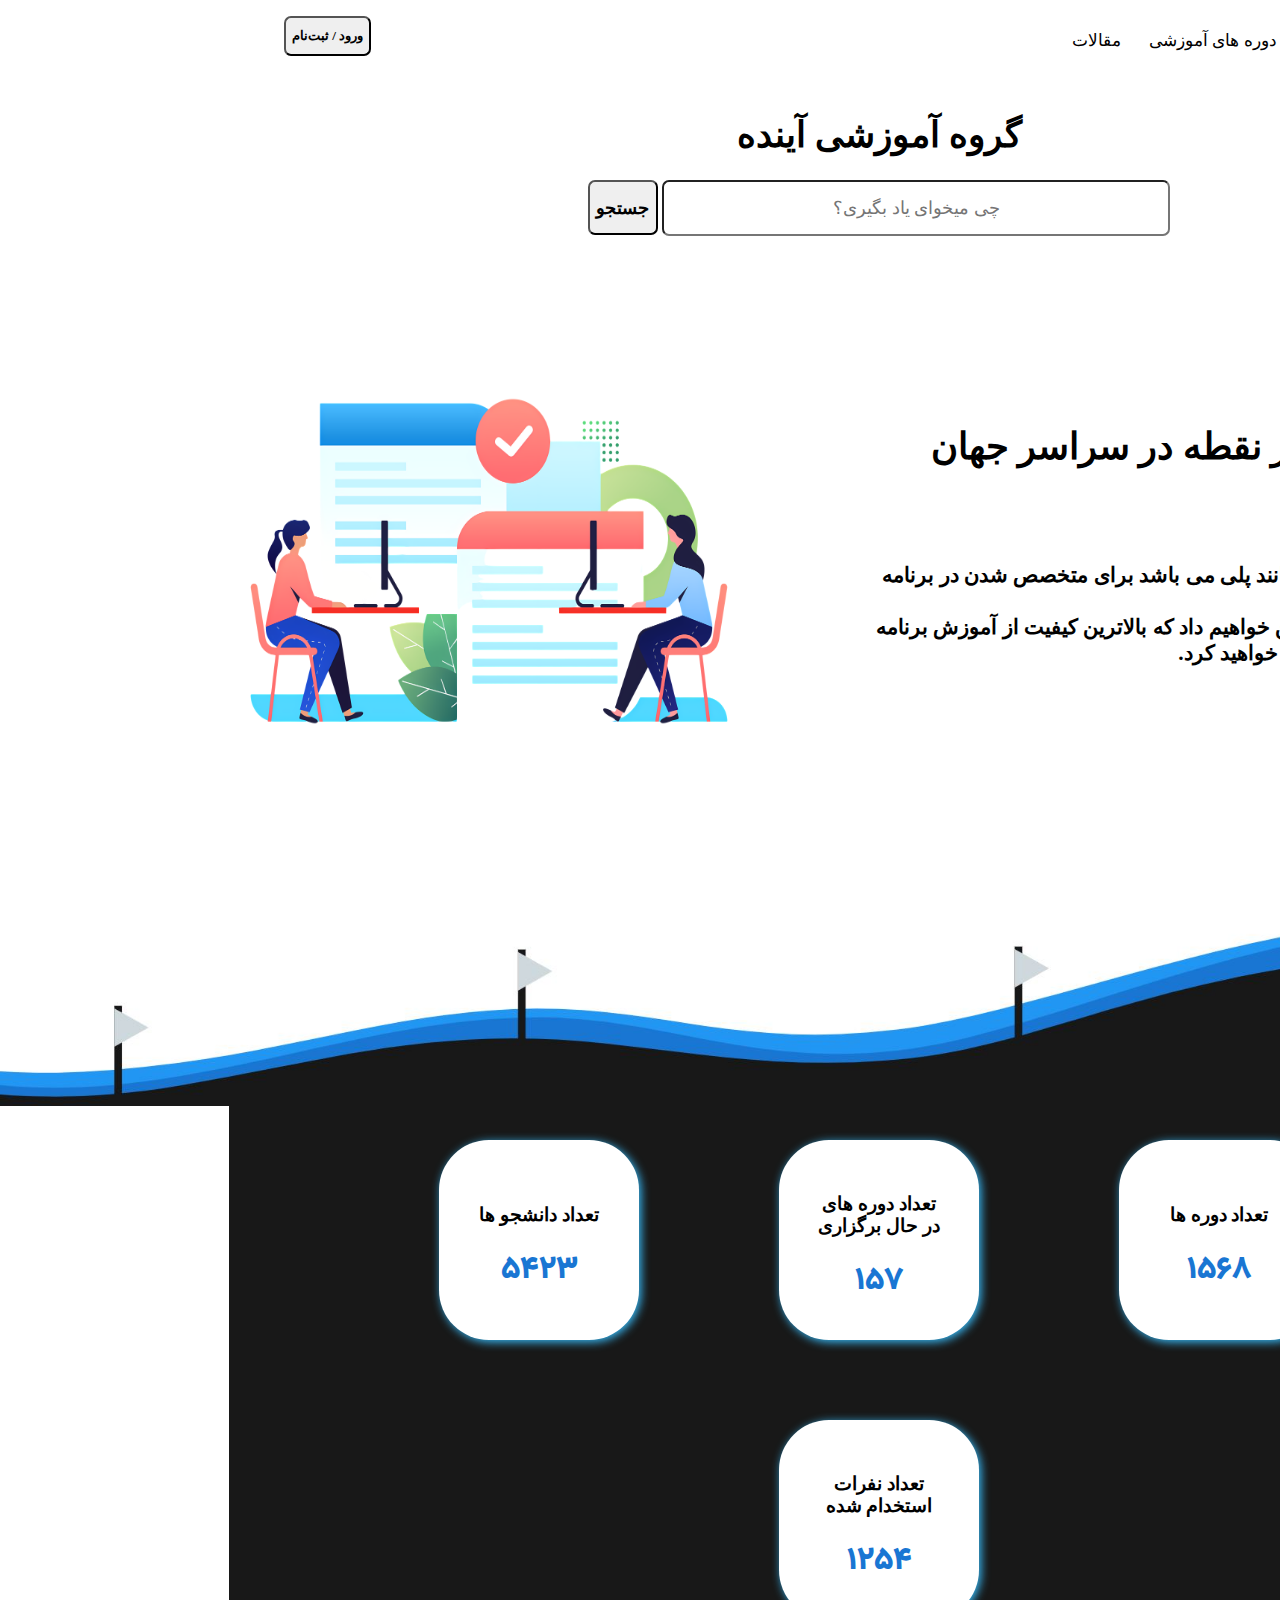
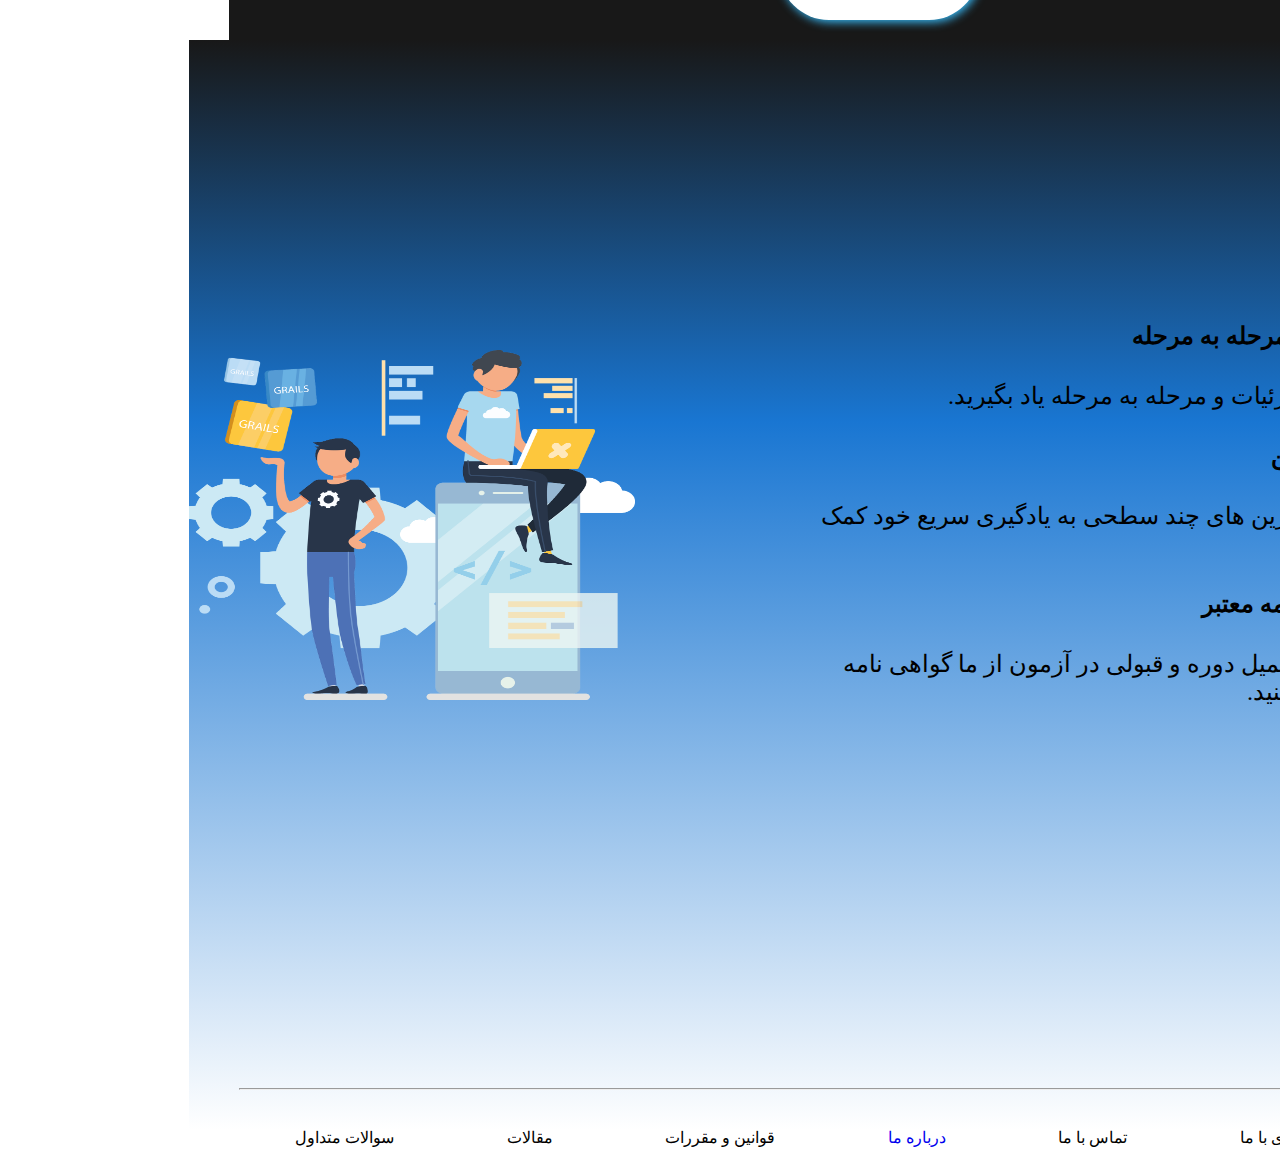
<file: index.html>
<!DOCTYPE html>
<html>
  <head>
    <link rel="icon" href="./Images/favicon.png" />
    <link rel="stylesheet" href="./Style/stylehome.css">
    <title>skill for future | گروه آموزشی آینده</title>
  </head>
  <body>
    <div class="topnav">
      <img src="./Images/favicon.png" alt="future" width="70" height="70" class="img">
      <nav>
        <ul>
          <li><a href="./pages/CourseFrontend.html">دوره های من</a></li>
          <li><a href="./pages/Courses.html">دوره های آموزشی</a></li>
          <li><a href="./pages/Article.html">مقالات</a></li>
        </ul>
        <div class="topbutton1">
          <a href="./pages/Register.html">
            <button type="button" class="topbutton2"><b>ورود / ثبت‌نام</b></button>
          </a>
        </div>
      </nav>
    </div>
    <div class="searchbox">
      <h1>گروه آموزشی آینده</h1>
        <input type="text" placeholder="چی میخوای یاد بگیری؟" name="search" class="searchinputsize">
        <button class="searchbutton"><b>جستجو</b></button>
    </div>
    <div class="content1">
      <div class="c1">
        <h3>با ما از هر نقطه در سراسر جهان بیاموزید.</h3>
        <h6>آکادمی آینده همانند پلی می باشد برای متخصص شدن در برنامه نویسی،<br> ما به شما تضمین خواهیم داد که بالاترین کیفیت از آموزش برنامه نویسی را تجربه خواهید کرد.</h6>
      </div>
      <img src="./Images/teach every where.png" alt="teach every where" width="500px" height="350px">
    </div>
    <div>
      <img src="./Images/roadmap.JPG" alt="1آمار" width="1519px" height="270px">
    </div>
    <div class="students">
      <div class="students-num1">
        <h3>تعداد دوره ها</h3>
        <b class="studentsnm">1568</b>
      </div>
      <div class="students-num1">
        <h3>تعداد دوره های <br> در حال برگزاری</h3>
        <b class="studentsnm">157</b>
      </div>
      <div class="students-num1">
          <h3>تعداد دانشجو ها</h3>
          <b class="studentsnm">5423</b>
      </div>
      <div class="students-num1">
        <h3>تعداد نفرات <br> استخدام شده</h3>
        <b class="studentsnm">1254</b>
      </div>
    </div>
    <div class="content2">
      <div class="c2">
        <h4>یادگیری مرحله به مرحله</h4>
        <p>با ما با جزئیات و مرحله به مرحله یاد بگیرید.</p>
        <h4>حل تمرین</h4>
        <p>با حل تمرین های چند سطحی به یادگیری سریع خود کمک کنید.</p>
        <h4>گواهی نامه معتبر</h4>
        <p>پس از تکمیل دوره و قبولی در آزمون از ما گواهی نامه دریافت کنید.</p>
      </div>
      <img src="./Images/content2.png" accesskey="content2" width="500px" height="350" class="img2">
    </div>
    <hr>
    <div>
      <footer>
        <img src="./Images/favicon.png" alt="favicon" width="70px" height="70px" class="imgfooter">
        <div class="footer">
          <p>همکاری با ما</p>
          <p>تماس با ما</p>
          <a href="./pages/About Us.html" class="link">
            <p>درباره ما</p>
          </a>
          <p>قوانین و مقررات</p>
          <p>مقالات</p>
          <p>سوالات متداول</p>
        </div>
      </footer>
    </div>
  </body>
</html>
</file>
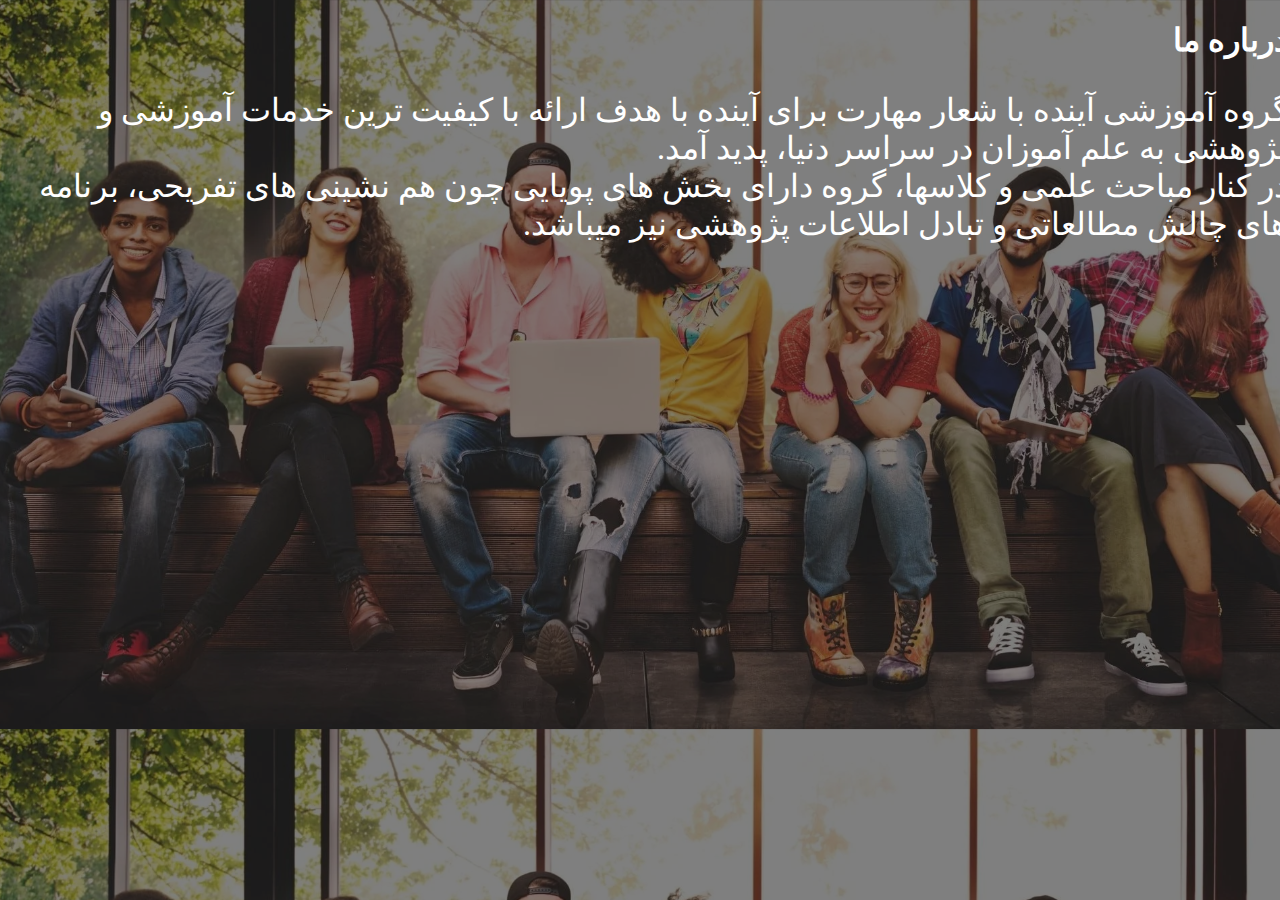
<file: pages/About Us.html>
<!DOCTYPE html>
<html>
  <head>
    <link rel="icon" href="../Images/favicon.png" />
    <title>درباره ما</title>
    <style>
      body {
        width: 100%;
        background: linear-gradient(rgba(0, 0, 0, 0.5), rgba(0, 0, 0, 0.5)),
          url("../Images/uniqueinspiringaboutpage.webp");
        background-position: center;
        background-size: cover;
        height: 700px;
      }
      h1,
      p {
        direction: rtl;
        color: white;
      }
    </style>
  </head>
  <body>
    <h1>درباره ما</h1>
    <p style="font-size: xx-large">
      گروه آموزشی آینده با شعار مهارت برای آینده با هدف ارائه با کیفیت ترین
      خدمات آموزشی و پژوهشی به علم آموزان در سراسر دنیا، پدید آمد.
      <br />
      در کنار مباحث علمی و کلاسها، گروه دارای بخش های پویایی چون هم نشینی های
      تفریحی، برنامه های چالش مطالعاتی و تبادل اطلاعات پژوهشی نیز میباشد‌.
    </p>
  </body>
</html>
</file>
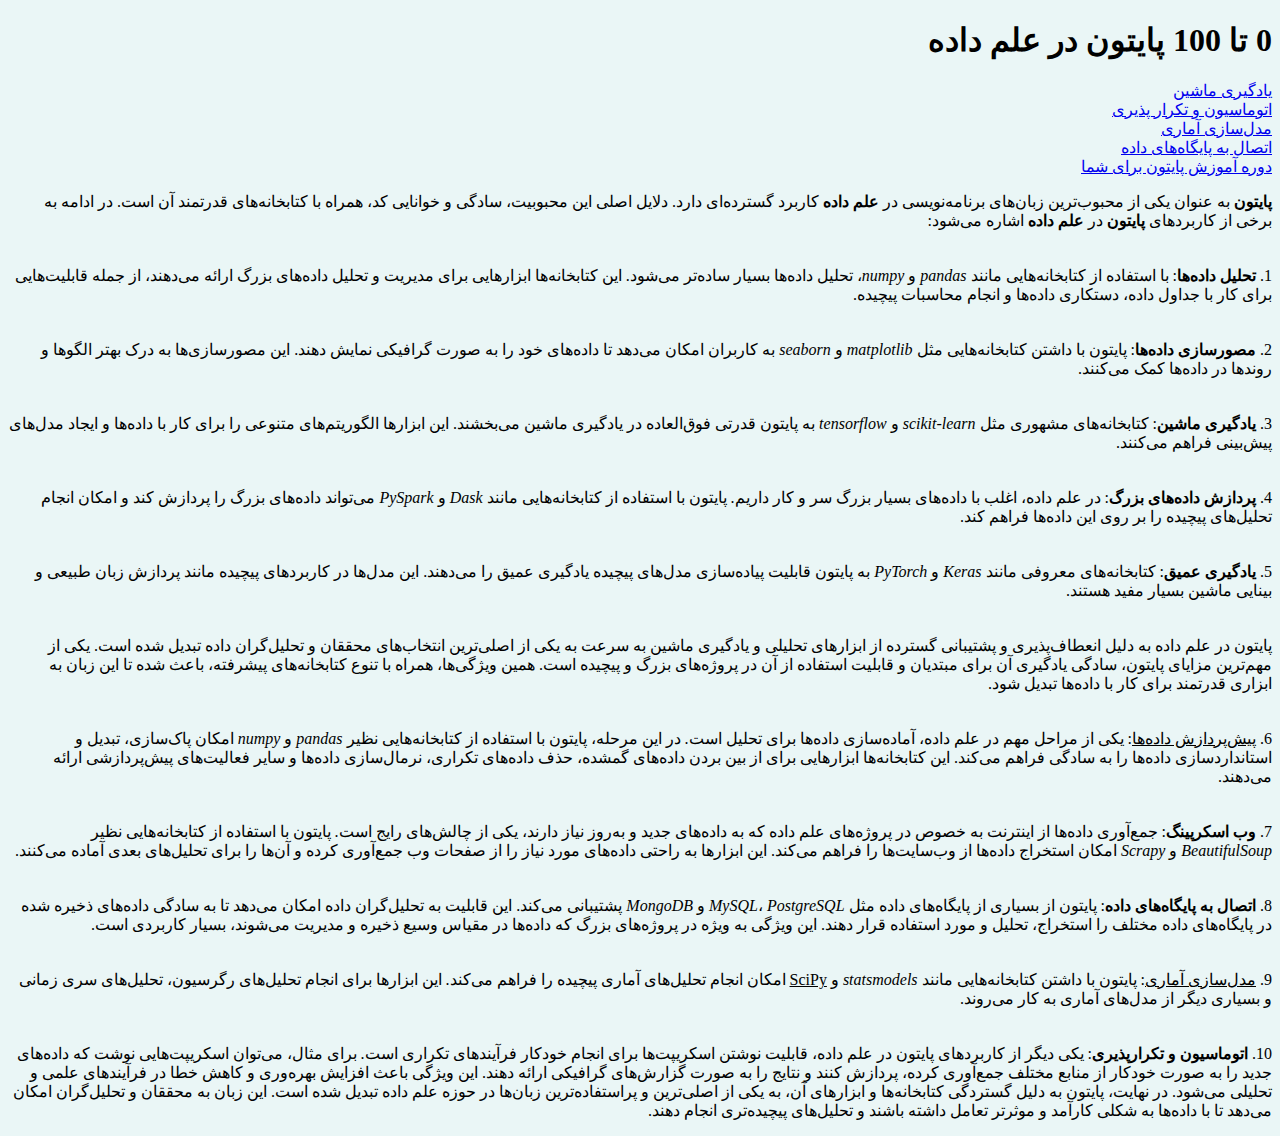
<file: pages/Article.html>
<!DOCTYPE html>
<html style="direction: rtl">
  <head>
    <link
      rel="icon"
      href="C:\Users\Mavara\Documents\HTML-CSS\project\Images\download.png"
    />
    <title>0 تا 100 پایتون در علم داده</title>
    <style>
      
      body {
        background-color: #EAF6F6;
      }
    </style>
  </head>
  <body>
    <h1>0 تا 100 پایتون در علم داده</h1>
    <a href="#b2">یادگیری ماشین</a>
    <br />
    <a href="#f1">اتوماسیون و تکرار پذیری</a>
    <br />
    <a href="#m">مدل‌سازی آماری</a>
    <br />
    <a href="#sa">اتصال به پایگاه‌های داده</a>
    <br />
    <a href="Courses.html#p1">دوره آموزش پایتون برای شما</a>
    <p>
      <strong>پایتون</strong> به عنوان یکی از محبوب‌ترین زبان‌های برنامه‌نویسی
      در <strong>علم داده</strong> کاربرد گسترده‌ای دارد. دلایل اصلی این
      محبوبیت، سادگی و خوانایی کد، همراه با کتابخانه‌های قدرتمند آن است. در
      ادامه به برخی از کاربردهای <b>پایتون</b> در <b>علم داده</b> اشاره می‌شود:
      <br />
      <br />
      <br />
      1. <strong>تحلیل داده‌ها</strong>: با استفاده از کتابخانه‌هایی مانند
      <em>pandas</em> و <em>numpy</em>، تحلیل داده‌ها بسیار ساده‌تر می‌شود. این
      کتابخانه‌ها ابزارهایی برای مدیریت و تحلیل داده‌های بزرگ ارائه می‌دهند، از
      جمله قابلیت‌هایی برای کار با جداول داده، دستکاری داده‌ها و انجام محاسبات
      پیچیده.
      <br />
      <br />
      <br />
      2. <b>مصورسازی داده‌ها</b>: پایتون با داشتن کتابخانه‌هایی مثل
      <i>matplotlib</i> و <i>seaborn</i> به کاربران امکان می‌دهد تا داده‌های خود
      را به صورت گرافیکی نمایش دهند. این مصورسازی‌ها به درک بهتر الگوها و روندها
      در داده‌ها کمک می‌کنند.
      <br />
      <br />
      <br />
      3. <strong id="b2">یادگیری ماشین</strong>: کتابخانه‌های مشهوری مثل
      <em>scikit-learn</em> و <em>tensorflow</em> به پایتون قدرتی فوق‌العاده در
      یادگیری ماشین می‌بخشند. این ابزارها الگوریتم‌های متنوعی را برای کار با
      داده‌ها و ایجاد مدل‌های پیش‌بینی فراهم می‌کنند.
      <br />
      <br />
      <br />
      4. <b>پردازش داده‌های بزرگ</b>: در علم داده، اغلب با داده‌های بسیار بزرگ
      سر و کار داریم. پایتون با استفاده از کتابخانه‌هایی مانند <i>Dask</i> و
      <i>PySpark</i> می‌تواند داده‌های بزرگ را پردازش کند و امکان انجام
      تحلیل‌های پیچیده را بر روی این داده‌ها فراهم کند.
      <br />
      <br />
      <br />
      5. <strong>یادگیری عمیق</strong>: کتابخانه‌های معروفی مانند
      <em>Keras</em> و <em>PyTorch</em> به پایتون قابلیت پیاده‌سازی مدل‌های
      پیچیده یادگیری عمیق را می‌دهند. این مدل‌ها در کاربردهای پیچیده مانند
      پردازش زبان طبیعی و بینایی ماشین بسیار مفید هستند.
      <br />
      <br />
      <br />
      پایتون در علم داده به دلیل انعطاف‌پذیری و پشتیبانی گسترده از ابزارهای
      تحلیلی و یادگیری ماشین به سرعت به یکی از اصلی‌ترین انتخاب‌های محققان و
      تحلیل‌گران داده تبدیل شده است. یکی از مهم‌ترین مزایای پایتون، سادگی
      یادگیری آن برای مبتدیان و قابلیت استفاده از آن در پروژه‌های بزرگ و پیچیده
      است. همین ویژگی‌ها، همراه با تنوع کتابخانه‌های پیشرفته، باعث شده تا این
      زبان به ابزاری قدرتمند برای کار با داده‌ها تبدیل شود.
      <br />
      <br />
      <br />
      6. <u>پیش‌پردازش داده‌ها</u>: یکی از مراحل مهم در علم داده، آماده‌سازی
      داده‌ها برای تحلیل است. در این مرحله، پایتون با استفاده از کتابخانه‌هایی
      نظیر <i>pandas</i> و <i>numpy</i> امکان پاک‌سازی، تبدیل و استانداردسازی
      داده‌ها را به سادگی فراهم می‌کند. این کتابخانه‌ها ابزارهایی برای از بین
      بردن داده‌های گمشده، حذف داده‌های تکراری، نرمال‌سازی داده‌ها و سایر
      فعالیت‌های پیش‌پردازشی ارائه می‌دهند.
      <br />
      <br />
      <br />
      7. <strong>وب اسکرپینگ</strong>: جمع‌آوری داده‌ها از اینترنت به خصوص در
      پروژه‌های علم داده که به داده‌های جدید و به‌روز نیاز دارند، یکی از
      چالش‌های رایج است. پایتون با استفاده از کتابخانه‌هایی نظیر
      <em>BeautifulSoup</em> و <em>Scrapy</em> امکان استخراج داده‌ها از
      وب‌سایت‌ها را فراهم می‌کند. این ابزارها به راحتی داده‌های مورد نیاز را از
      صفحات وب جمع‌آوری کرده و آن‌ها را برای تحلیل‌های بعدی آماده می‌کنند.
      <br />
      <br />
      <br />
      8. <b id="sa">اتصال به پایگاه‌های داده</b>: پایتون از بسیاری از پایگاه‌های
      داده مثل <i>MySQL</i>، <i>PostgreSQL</i> و <i>MongoDB</i> پشتیبانی می‌کند.
      این قابلیت به تحلیل‌گران داده امکان می‌دهد تا به سادگی داده‌های ذخیره شده
      در پایگاه‌های داده مختلف را استخراج، تحلیل و مورد استفاده قرار دهند. این
      ویژگی به ویژه در پروژه‌های بزرگ که داده‌ها در مقیاس وسیع ذخیره و مدیریت
      می‌شوند، بسیار کاربردی است.
      <br />
      <br />
      <br />
      9. <u id="m">مدل‌سازی آماری</u>: پایتون با داشتن کتابخانه‌هایی مانند
      <em>statsmodels</em> و <u>SciPy</u> امکان انجام تحلیل‌های آماری پیچیده را
      فراهم می‌کند. این ابزارها برای انجام تحلیل‌های رگرسیون، تحلیل‌های سری
      زمانی و بسیاری دیگر از مدل‌های آماری به کار می‌روند.
      <br />
      <br />
      <br />
      10. <b id="f1">اتوماسیون و تکرارپذیری</b>: یکی دیگر از کاربردهای پایتون در
      علم داده، قابلیت نوشتن اسکریپت‌ها برای انجام خودکار فرآیندهای تکراری است.
      برای مثال، می‌توان اسکریپت‌هایی نوشت که داده‌های جدید را به صورت خودکار از
      منابع مختلف جمع‌آوری کرده، پردازش کنند و نتایج را به صورت گزارش‌های
      گرافیکی ارائه دهند. این ویژگی باعث افزایش بهره‌وری و کاهش خطا در فرآیندهای
      علمی و تحلیلی می‌شود. در نهایت، پایتون به دلیل گستردگی کتابخانه‌ها و
      ابزارهای آن، به یکی از اصلی‌ترین و پراستفاده‌ترین زبان‌ها در حوزه علم داده
      تبدیل شده است. این زبان به محققان و تحلیل‌گران امکان می‌دهد تا با داده‌ها
      به شکلی کارآمد و موثرتر تعامل داشته باشند و تحلیل‌های پیچیده‌تری انجام
      دهند.
    </p>
  </body>
</html>
</file>
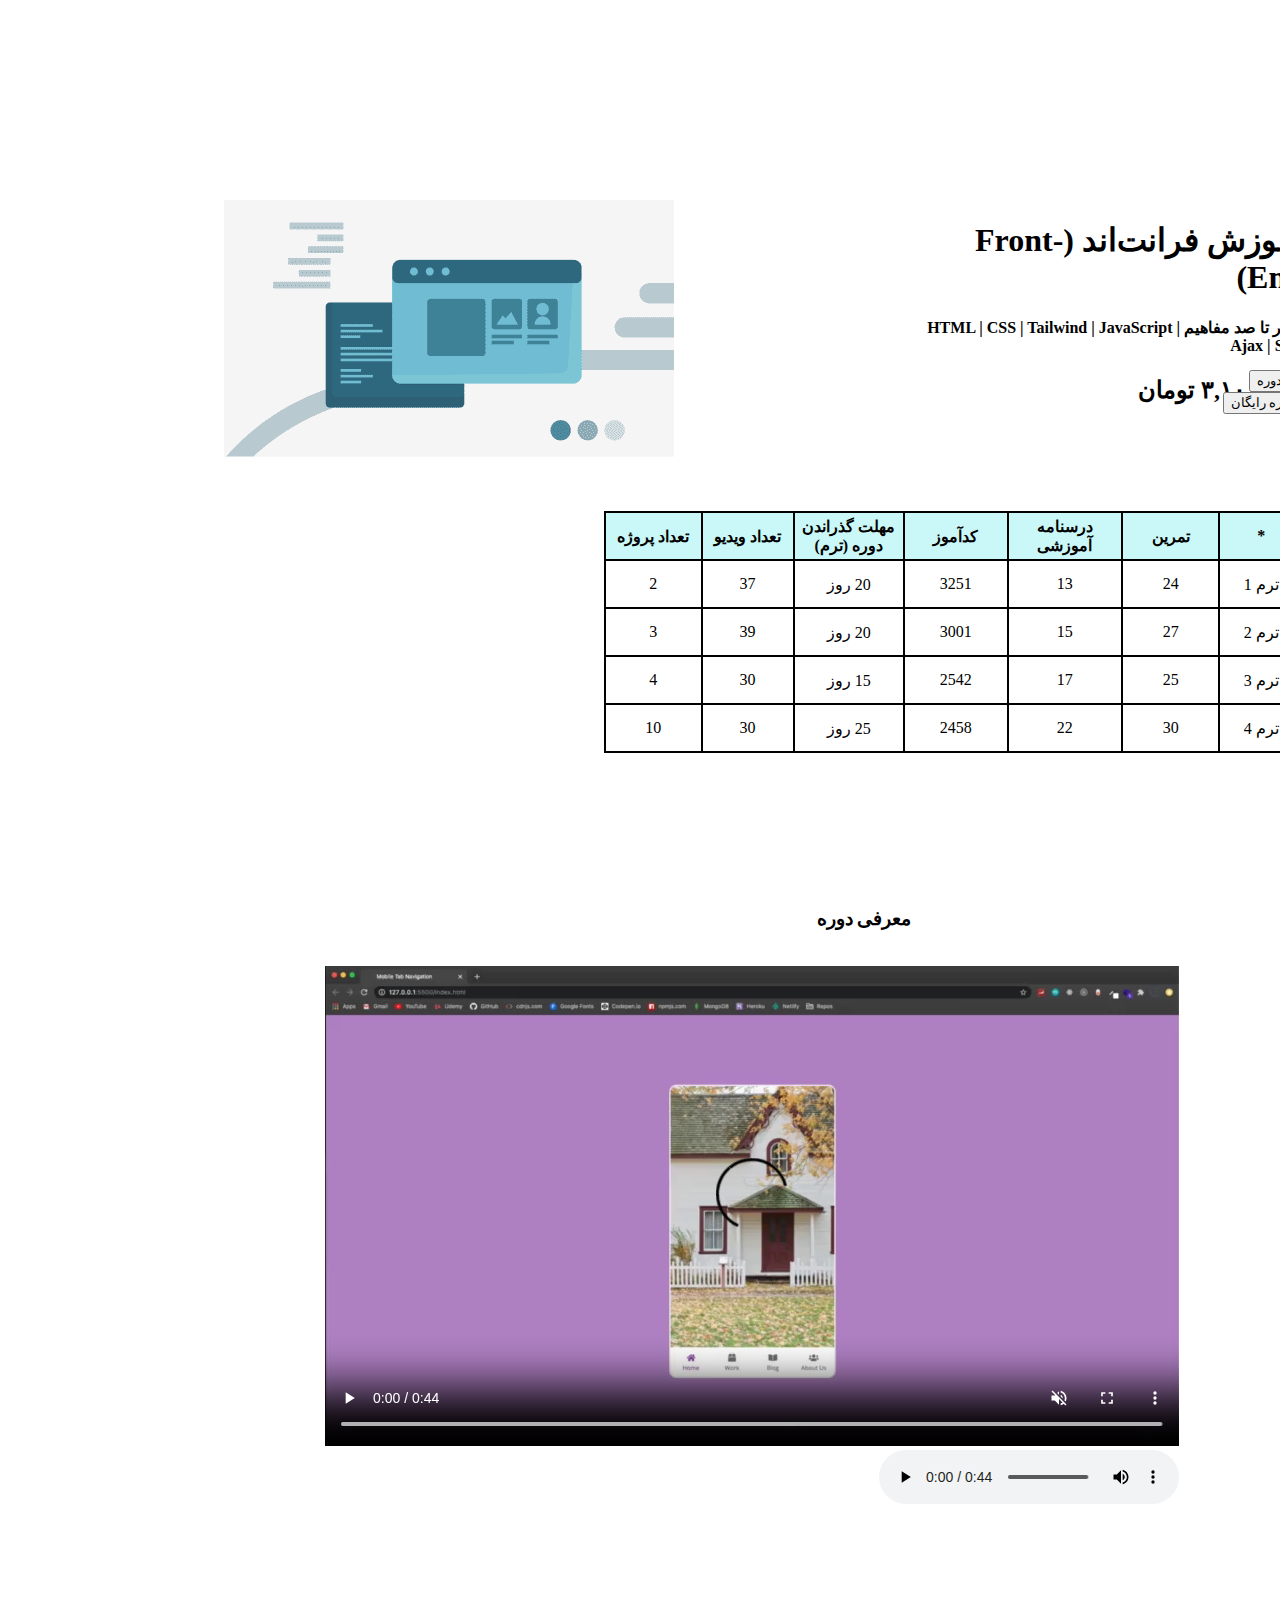
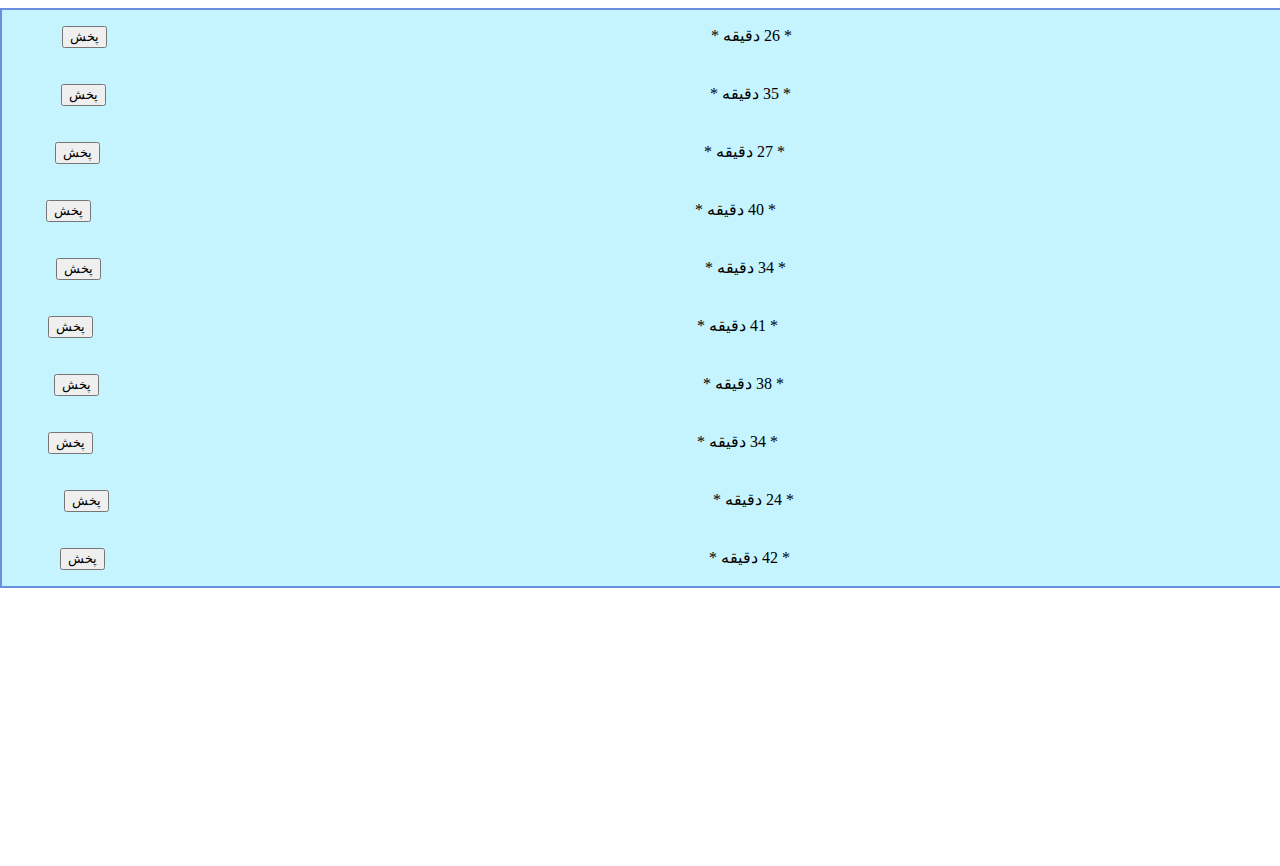
<file: pages/CourseFrontend.html>
<!DOCTYPE html>
<html>
    <head>
        <title>دوره فرانت‌اند</title>
        <link rel="icon" href="../Images/favicon.png">
        <link rel="stylesheet" href="../Style/stylehome.css">
    </head>
    <body>
        <div class="course-container">
            <div class="course-main">
                <h1>آموزش فرانت‌اند (Front-End)</h1>
                <h4>صفر تا صد مفاهیم  HTML | CSS | Tailwind | JavaScript | Ajax | Sass</h4>
                <h2>۳,۱۰۰,۰۰۰ تومان </h2>
            </div>
            <div class="course-button">
                <button>خرید دوره</button>
                <button>مشاوره رایگان</button>
            </div>
            <div class="course-img">
                <img src="../Images/frontend.png" alt="frontend">
            </div>
        </div>
        <div class="table-container">
            <table>
                <tr class="styletable">
                    <th> * </th>
                    <th>تمرین</th>
                    <th>درسنامه آموزشی</th>
                    <th>کدآموز</th>
                    <th>مهلت گذراندن دوره (ترم)</th>
                    <th>تعداد ویدیو</th>
                    <th>تعداد پروژه</th>
                </tr>
                <tr>
                    <td>ترم 1</td>
                    <td> 24 </td>
                    <td> 13 </td>
                    <td> 3251 </td>
                    <td> 20 روز </td>
                    <td> 37 </td>
                    <td> 2 </td>
                </tr>
                <tr>
                    <td>ترم 2</td>
                    <td> 27 </td>
                    <td> 15 </td>
                    <td> 3001 </td>
                    <td> 20 روز </td>
                    <td> 39 </td>
                    <td> 3 </td>
                </tr>
                <tr>
                    <td>ترم 3</td>
                    <td> 25 </td>
                    <td> 17 </td>
                    <td> 2542 </td>
                    <td> 15 روز </td>
                    <td> 30 </td>
                    <td> 4 </td>
                </tr>
                <tr>
                    <td>ترم 4</td>
                    <td> 30 </td>
                    <td> 22 </td>
                    <td> 2458 </td>
                    <td> 25 روز </td>
                    <td> 30 </td>
                    <td> 10 </td>
                </tr>
            </table>
            <br>
            <br>
        </div>
        <div class="video">
            <h3 class="videoname">معرفی دوره</h3>
            <br>
            <video controls autoplay muted>
                <source src="../Images/video.mp4" type="video/mp4">
                بروزر شما از تگ ویدیو پشتیبانی نمی‌کند.
            </video>
            <audio controls>
                <source src="../Images/audio.mp3" type="audio/mp3">
                بروزر شما از تگ صدا پشتیبانی نمی‌کند.
            </audio>
        </div>
        <div class="sessionlist1">
            <ul>
                <li class="sessionlist2">جلسه اول <span class="spaceinlist"></span>  *  26 دقیقه * <span class="spaceinlist"></span> <button href="">پخش</button></li>
                <br>
                <br>
                <li class="sessionlist2">جلسه دوم <span class="spaceinlist"></span>  *  35 دقیقه * <span class="spaceinlist"></span> <button>پخش</button></li>
                <br>
                <br>
                <li class="sessionlist2">جلسه سوم <span class="spaceinlist"></span>  *  27 دقیقه * <span class="spaceinlist"></span> <button>پخش</button></li>
                <br>
                <br>
                <li class="sessionlist2">جلسه چهارم <span class="spaceinlist"></span>  *  40 دقیقه * <span class="spaceinlist"></span> <button>پخش</button></li>
                <br>
                <br>
                <li class="sessionlist2">جلسه پنجم <span class="spaceinlist"></span>  *  34 دقیقه * <span class="spaceinlist"></span> <button>پخش</button></li>
                <br>
                <br>
                <li class="sessionlist2">جلسه ششم <span class="spaceinlist"></span>  *  41 دقیقه * <span class="spaceinlist"></span> <button>پخش</button></li>
                <br>
                <br>
                <li class="sessionlist2">جلسه هفتم <span class="spaceinlist"></span>  *  38 دقیقه * <span class="spaceinlist"></span> <button>پخش</button></li>
                <br>
                <br>
                <li class="sessionlist2">جلسه هشتم <span class="spaceinlist"></span>  *  34 دقیقه * <span class="spaceinlist"></span> <button>پخش</button></li>
                <br>
                <br>
                <li class="sessionlist2">جلسه نهم <span class="spaceinlist"></span>  *  24 دقیقه * <span class="spaceinlist"></span> <button>پخش</button></li>
                <br>
                <br>
                <li class="sessionlist2">جلسه دهم <span class="spaceinlist"></span>  *  42 دقیقه * <span class="spaceinlist"></span> <button>پخش</button></li>
            </ul>
        </div>
    </body>
</html>
</file>
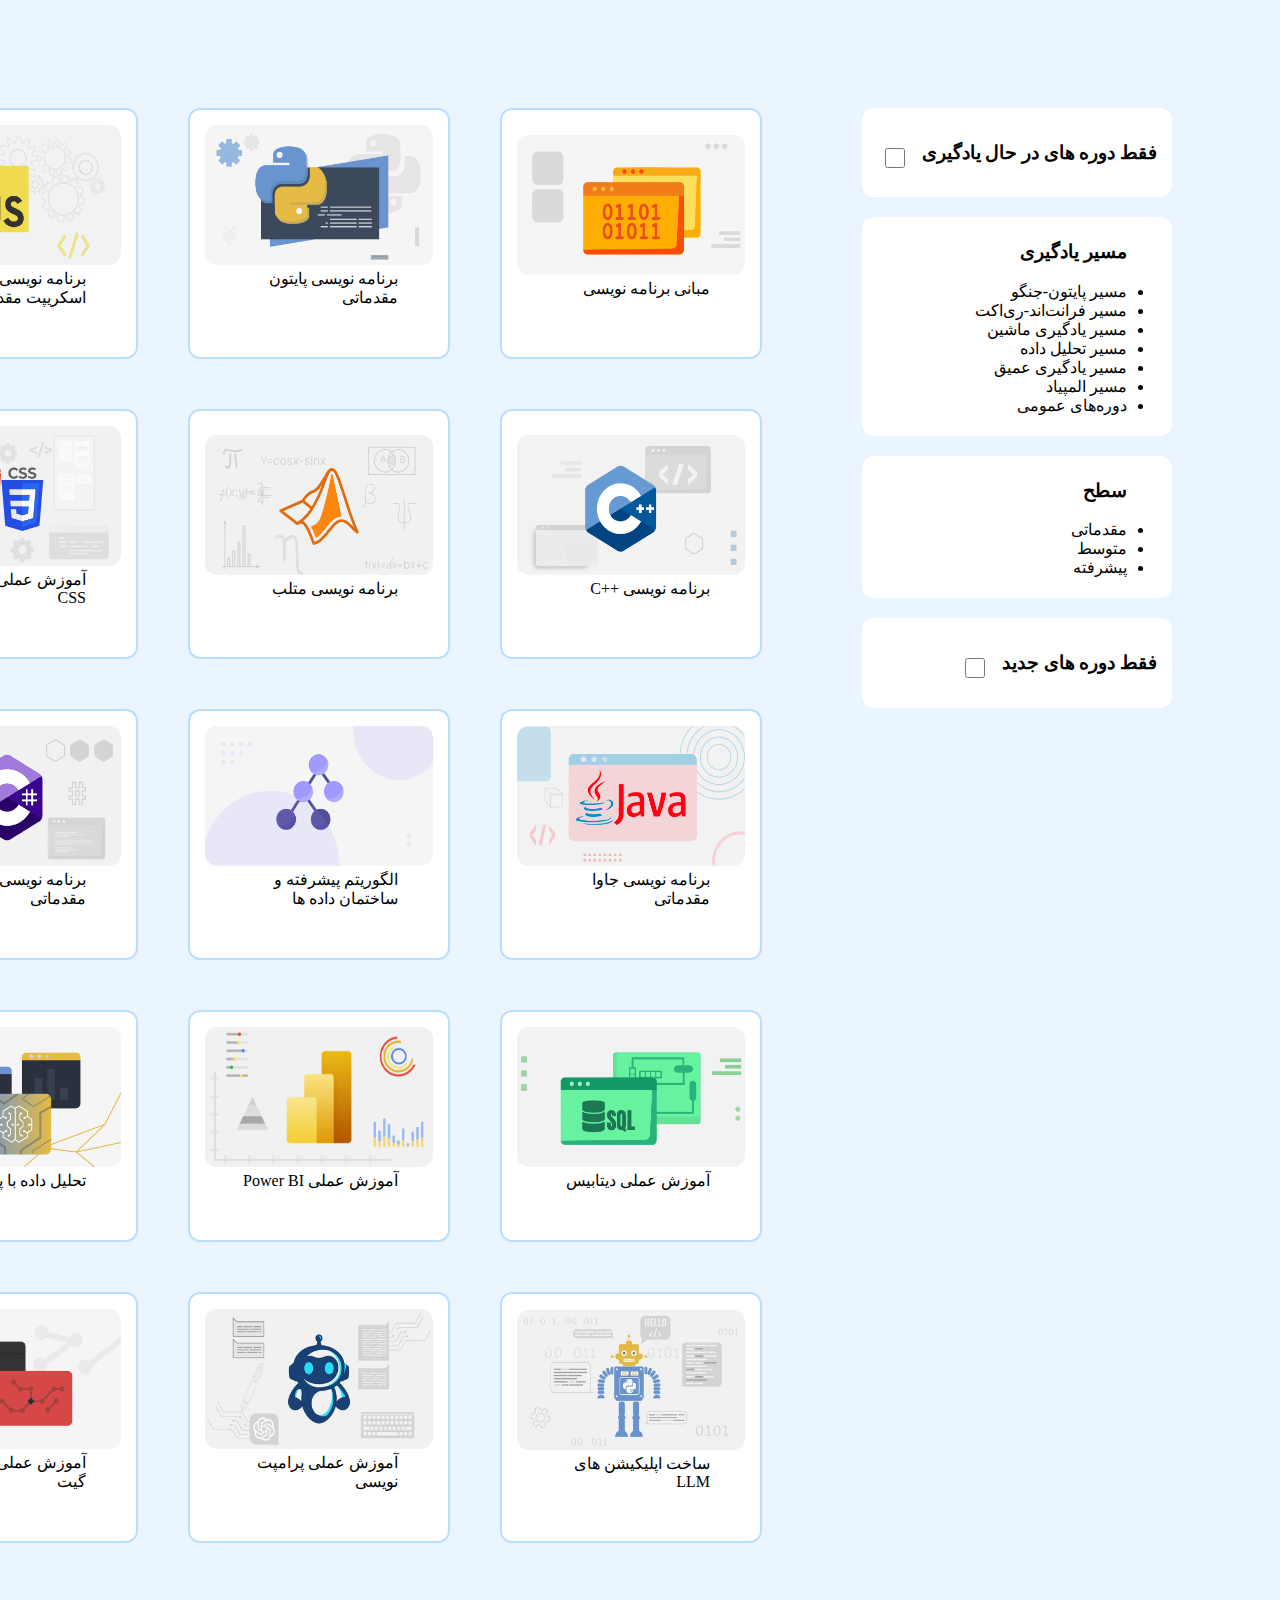
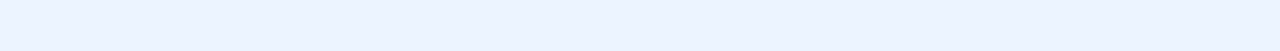
<file: pages/Courses.html>
<!DOCTYPE html>
<html>
  <head>
    <title>دوره ها</title>
    <link rel="icon" href="../Images/favicon.png">
    <link rel="stylesheet" href="../Style/stylecourse.css">
  </head>
  <body>
    <div class="container">
      <div class="leftcon">
        <div class="mycourse">
          <h3>فقط دوره های در حال یادگیری</h3>
            <input type="checkbox" class="toggle">
        </div>
        <div class="list">
         <ul><h3>مسیر یادگیری</h3>
          <li>مسیر پایتون-جنگو</li>
          <li>مسیر فرانت‌اند-ری‌اکت</li>
          <li>مسیر یادگیری ماشین</li>
          <li>مسیر تحلیل داده</li>
          <li>مسیر یادگیری عمیق</li>
          <li>مسیر المپیاد</li>
          <li>دوره‌های عمومی</li>
         </ul>
        </div>
        <div class="list">
          <ul><h3>سطح</h3>
            <li>مقدماتی</li>
            <li>متوسط</li>
            <li>پیشرفته</li>
          </ul>
        </div>
        <div class="mycourse">
          <h3>فقط دوره های جدید</h3>
          <input type="checkbox" class="toggle">
        </div>
      </div>
     <table>
      <tr>
        <td>
          <img src="../Images/course1..png" alt="course1" width="228px" height="140px" class="imgc">
          <br>
          مبانی برنامه نویسی
        </td>
        <td>
          <img src="../Images/course2.png" alt="course2" width="228px" height="140px" class="imgc">
          <br>
          برنامه نویسی پایتون مقدماتی
        </td>
        <td>
          <img src="../Images/course3.png" alt="course3" width="228px" height="140px" class="imgc">
          <br>
          برنامه نویسی جاوا اسکریپت مقدماتی
        </td>
      </tr>
      <tr>
        <td>
          <img src="../Images/course4.png" alt="course4" width="228px" height="140px" class="imgc">
          <br>
          برنامه نویسی ++C
        </td>
        <td>
          <img src="../Images/course5.png" alt="course5" width="228px" height="140px" class="imgc">
          <br>
          برنامه نویسی متلب
        </td>
        <td>
          <img src="../Images/course6.png" alt="course6" width="228px" height="140px" class="imgc">
          <br>
          آموزش عملی HTML CSS
        </td>
      </tr>
      <tr>
        <td>
          <img src="../Images/course7.png" alt="course7" width="228px" height="140px" class="imgc">
          <br>
          برنامه نویسی جاوا مقدماتی
        </td>
        <td>
          <img src="../Images/course8.png" alt="course8" width="228px" height="140px" class="imgc">
          <br>
          الگوریتم پیشرفته و ساختمان داده ها
        </td>
        <td>
          <img src="../Images/course9.png" alt="course9" width="228px" height="140px" class="imgc">
          <br>
          برنامه نویسی #C مقدماتی
        </td>
      </tr>
      <tr>
        <td>
          <img src="../Images/course10.png" alt="course10" width="228px" height="140px" class="imgc">
          <br>
          آموزش عملی دیتابیس
        </td>
        <td>
          <img src="../Images/course11.png" alt="course11" width="228px" height="140px" class="imgc">
          <br>
          آموزش عملی Power BI
        </td>
        <td>
          <img src="../Images/course12.png" alt="course12" width="228px" height="140px" class="imgc">
          <br>
          تحلیل داده با پایتون
        </td>
      </tr>
      <tr>
        <td>
          <img src="../Images/course13.jpg" alt="course13" width="228px" height="140px" class="imgc">
          <br>
          ساخت اپلیکیشن های LLM
        </td>
        <td>
          <img src="../Images/course14.jpg" alt="course14" width="228px" height="140px" class="imgc">
          <br>
          آموزش عملی پرامپت نویسی
        </td>
        <td>
          <img src="../Images/course15.png" alt="course15" width="228px" height="140px" class="imgc">
          <br>
          آموزش عملی کار با گیت
        </td>
      </tr>
     </table>
    </div>

  </body>
</html>
</file>
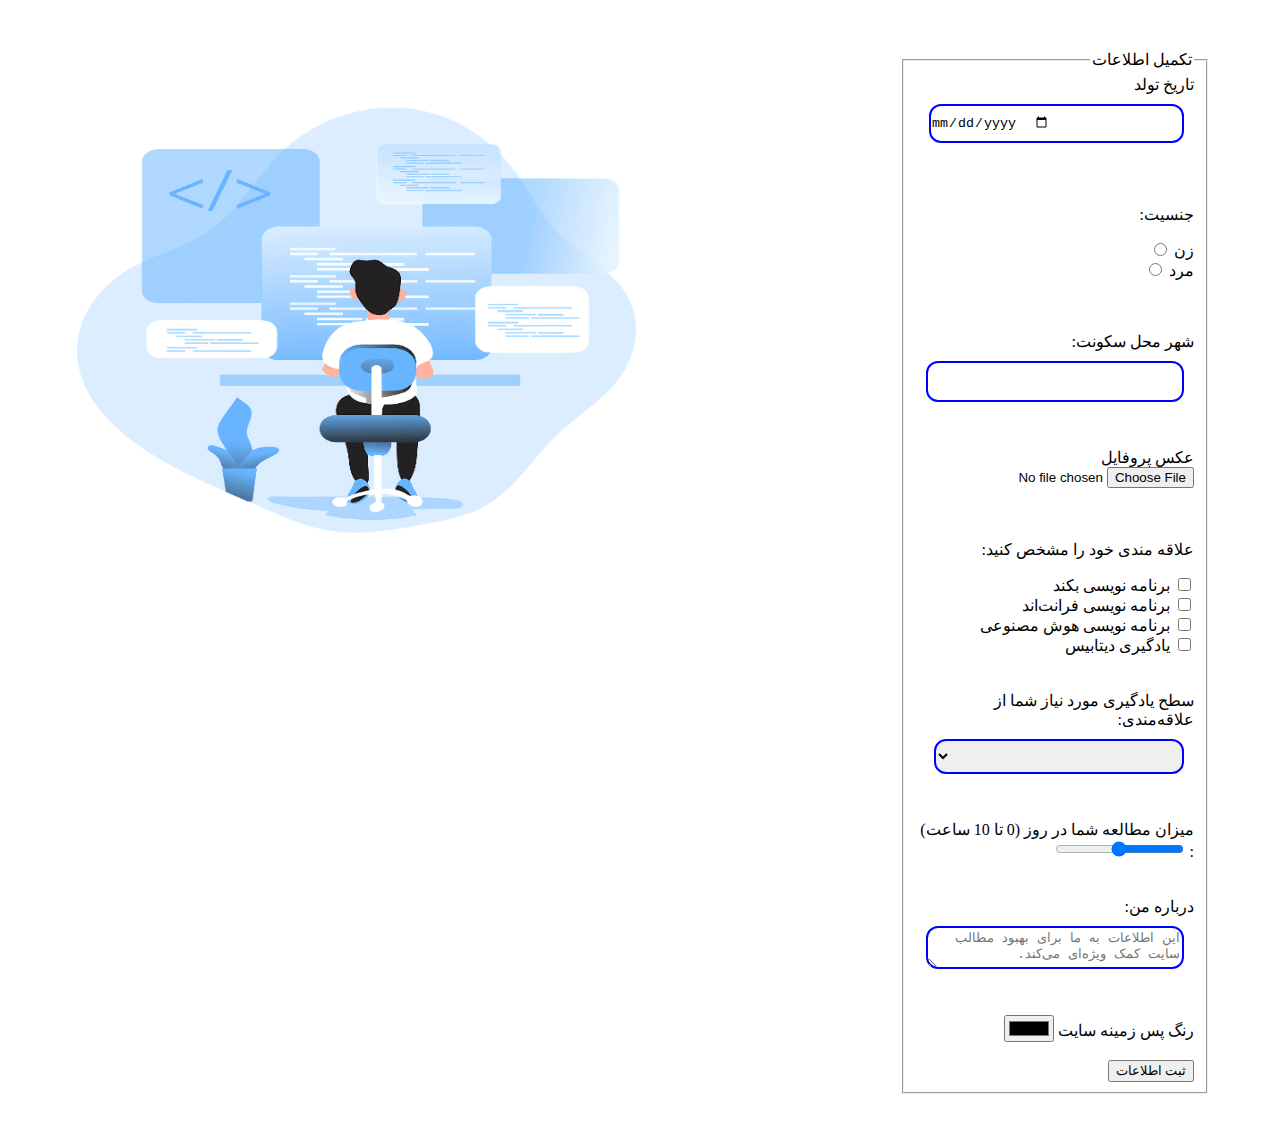
<file: pages/info.html>
<!DOCTYPE html>
<html>
    <head>
        <title>تکمیل اطلاعات</title>
        <link rel="icon" href="../Images/favicon.png">
        <link rel="stylesheet" href="../Style/stylehome.css">
    </head>
    <body>
        <div class="register">
            <fieldset>
                <legend>تکمیل اطلاعات</legend>
                <form action="../index.html">
                    <div>
                        <label for="birthday">تاریخ تولد</label>
                        <input type="date" id="birthday" class="forminput">
                    </div>
                    <br><br>
                    <div>
                        <p>جنسیت:<p>
                        <label for="female">زن</label>
                        <input type="radio" value="female" id="female" name="gender"><br>
                        <label for="male">مرد</label>
                        <input type="radio" value="male" id="male" name="gender">
                    </div>
                    <br><br>
                    <div>
                        <label for="cities">شهر محل سکونت:</label>
                        <input list="city" class="forminput" id="cities" name="cities">
                        <datalist id="city">
                            <option value="تهران">تهران</option>
                            <option value="تبریز">تبریز</option>
                            <option value="اصفهان">اصفهان</option>
                            <option value="اراک">اراک</option>
                            <option value="سمنان">سمنان</option>
                            <option value="مازندران">مازندران</option>
                            <option value="بوشهر">بوشهر</option>
                            <option value="کرمانشاه">کرمانشاه</option>
                            <option value="یزد">یزد</option>
                            <option value="شیراز">شیراز</option>
                            <option value="بندرعباس">بندرعباس</option>
                        </datalist>
                    </div>
                    <br><br>
                    <div>
                        <label for="photo">عکس پروفایل</label>
                        <input type="file" id="photo" accept="image/png, image/jpeg">
                    </div>
                    <br><br>
                    <div>
                        <p>علاقه مندی خود را مشخص کنید:</p>
                        <input type="checkbox" value="backend" id="backend" name="interest">
                        <label for="python">برنامه نویسی بکند</label>
                        <br>
                        <input type="checkbox" value="frontend" id="frontend" name="interest">
                        <label for="javascript">برنامه نویسی فرانت‌اند</label>
                        <br>
                        <input type="checkbox" value="AIprogramming" id="AIprogramming" name="interest">
                        <label for="machinelearning">برنامه نویسی هوش مصنوعی</label>
                        <br>
                        <input type="checkbox" value="database" id="database" name="interest">
                        <label for="database">یادگیری دیتابیس</label>
                        <br>
                    </div>
                    <br><br>
                    <div>
                        <label for="level">سطح یادگیری مورد نیاز شما از علاقه‌مندی:</label>
                        <select id="level" name="level" class="forminput">
                            <option value="null"></option>
                            <option value="preliminary">مقدماتی</option>
                            <option value="average">متوسط</option>
                            <option value="advanced">پیشرفته</option>
                        </select>
                    </div>
                    <br><br>
                    <div>
                        <label for="range">میزان مطالعه شما در روز (0 تا 10 ساعت) :</label>
                        <input type="range" min="0" max="10" name="range" id="range">
                    </div>
                    <br><br>
                    <div>
                        <label for="text">درباره من:</label>
                        <br>
                        <textarea id="text" name="aboutstudents" rows="5" placeholder="این اطلاعات به ما برای بهبود مطالب سایت کمک ویژه‌ای می‌کند." class="forminput"></textarea>
                    </div>
                    <br><br>
                    <div>
                        <label for="color">رنگ پس زمینه سایت</label>
                        <input type="color" id="color">
                    </div>
                    <br>
                    <button type="submit">ثبت اطلاعات</button>
                </form>
            </fieldset>
            <div>
                <img src="../Images/register2.png" alt="register2" class="registerimg">
            </div>
        </div>
    </body>
</html>
</file>
<file: Style/stylehome.css>
/*  HOME PAGE  */
body {
    background-color: #FFFFFF;
    direction: rtl;
    margin: 0;
    font-family: vazir;
  }
  @font-face {
    font-family: vazir;
    src: url(./Fonts/Vazir-Black.eot);
  }
  @font-face {
    font-family: vazirdigits;
    src: url(./Fonts/Farsi-Digits-Without-Latin/Vazir-Black-FD-WOL.ttf);
  }
  .topnav{
    background-color: rgb(255, 255, 255);
    overflow: hidden;
  }
  .topnav li{
    padding: 14px 14px;
    font-size: 17px;
    float: right;
    text-decoration: none;
    text-align: center;
    list-style-type: none;
    }
    .topnav a{
    text-decoration: none;
    color: black;
    }
    .topnav li:hover{
      color: black;
      background-color: #6efeff;
    }
    .topnav img{
      padding: 10px 20px;
      float: right;
    }
    .topbutton1{
      padding-left: 45px;
    }
    .topbutton2{
      float: left;
      height: 40px;
      text-align: center;
      border-radius: 7px;
      font-family: vazir;
  }
    .searchbox{
      top: 355px;
      text-align: center;
      font-size: large;
  }
  .searchinputsize{
      height: 50px;
      width: 500px;
      text-align: center;
      font-size: large;
      border-radius: 7px;
      font-family: vazir;
  }
  .searchbutton{
      height: 55px;
      width: 70px;
      text-align: center;
      font-size: large;
      border-radius: 7px;
      font-family: vazir;
  }
  .content1{
    display: flex;
    margin-top: 150px;
    margin-bottom: 100px;
  }
  .c1{
    font-size: xx-large;
    font-family: vazir;
    margin-right: 100px;
    margin-left: 100px;
  }
  .link{
    text-decoration: none;
  }
  .students{
      background-color: rgba(24,24,24,255);
      display: flex;
      flex-wrap: wrap;
      justify-content: center;
      margin: -10px;
      padding-top: 30px;
    }
  .students-num1{
      width: 200px;
      height: 200px;
      background-color: #ffffff;
      border-radius: 50px;
      display: flex;
      flex-direction: column;
      align-items: center;
      justify-content: center;
      margin: 70px;
      margin-top: 10px;
      box-shadow: 2px 2px 10px rgb(57, 191, 254);
      padding: 0px;
      text-align: center;
  }
  .studentsnm{
    font-family: vazirdigits;
    font-size: xx-large;
    color: #1976d3;
  }
 .content2{
    background-image: linear-gradient(rgba(24,24,24,255) 0%,rgba(25,118,210,255) 35%,white);
    margin: -50px;
    display: flex;
    padding-top: 250px;
    padding-bottom: 400px;
  }
  .c2{
    font-size: x-large;
    margin-right: 200px;
    margin-left: 100px;
  }
  .img2{
    margin-top: 60px;
    margin-right: 50px;
  }
  .footer{
    display: flex;
    flex-wrap: wrap;
    justify-content:space-around;
    margin-top: -60px;
    margin-right: 140PX;
  }
  .imgfooter{
    margin-right: 40px;
  }
  .table-container table,td,th{
    border: 2px solid black;
    padding: 3px 3px 3px 3px;
    border-collapse: collapse;
    margin-right: 200px;
    width: 700px;
    height: 40px;
    text-align: center;
    margin-top: 50px;
  }
  .course-container{
    display: flex;
  }
  .course-main{
    margin-top: 200px;
    margin-right: 200px;
  }
  .course-button{
    margin-top: 370px;
    flex-direction: row;
    margin-right: -400px;
  }
  .course-img{
    margin-right: 500px;
    margin-top: 200px;
  }
  .styletable{
    background-color: rgb(202, 248, 248);
  }
  .sessionlist1{
    width: 1500px;
    height: fit-content;
    background-color: rgb(197, 243, 254);
    border: 2px solid rgb(105, 144, 223);
  }
  .spaceinlist{
    padding: 300px;
  }
  .video{
    padding: 100px 325px 100px;
    justify-content: center;
  }
  .videoname{
    text-align: center;
  }
  .register{
    display: flex;
    padding: 50px 200PX;
  }
.forminput{
    margin: 10px;
    width: 250px;
    display: flex;
    height: 35px;
    border: 2px solid blue;
    border-radius: 12px;
}
.submit{
    width: 100px;
    height: 35px;
    background-color: rgb(221, 216, 216);
    border: 2px solid gray;
    border-radius: 12px;
    margin: 25PX;
}
.registerimg{
  width: 700px;
  height: 550px;
  padding-right: 120px;
  margin-right: 80px;
}
.headertext{
  margin-right: 80px;
  padding-right: 200px;
  font-size: large;
  text-align: center;
  color: #082d63;
}
option, select,button{
  font-family: vazir;
}
</file>
<file: Style/stylecourse.css>
/* COURSES */

body{
    background: rgb(235, 245, 255);
}

.leftcon{
    padding: 50px;
}

.mycourse{
    direction: rtl;
    background-color: white;
    padding: 15px;
    text-align: center;
    margin-bottom: 20px;
    border-radius: 12px;
    font-family: vazir;
    display: flex;
}

.container{
    display: flex;
    direction: rtl;
    padding: 50px;
}

table{
    border-spacing: 50px;
}

td{
    background-color: white;
    border: 2px solid rgb(186, 222, 255);
    padding: 50px;
    border-radius: 12px;
    font-family: vazir;
}

.imgc{
    border-radius: 12px;
    margin-top: -35px;
    margin-left: -35px;
    margin-right: -35px;
}

@font-face {
    font-family: vazir;
    src: url(./Fonts/Vazir-Black.eot);
}

.list{
    direction: rtl;
    background-color: white;
    width: 300px;
    height: fit-content;
    padding: 5px;
    border-radius: 12px;
    font-family: vazir;
    margin-bottom: 20px;
}

.toggle{
    width: 20px;
    height: 20px;
    margin: 25px 17px 0px 0px;
}
</file>
